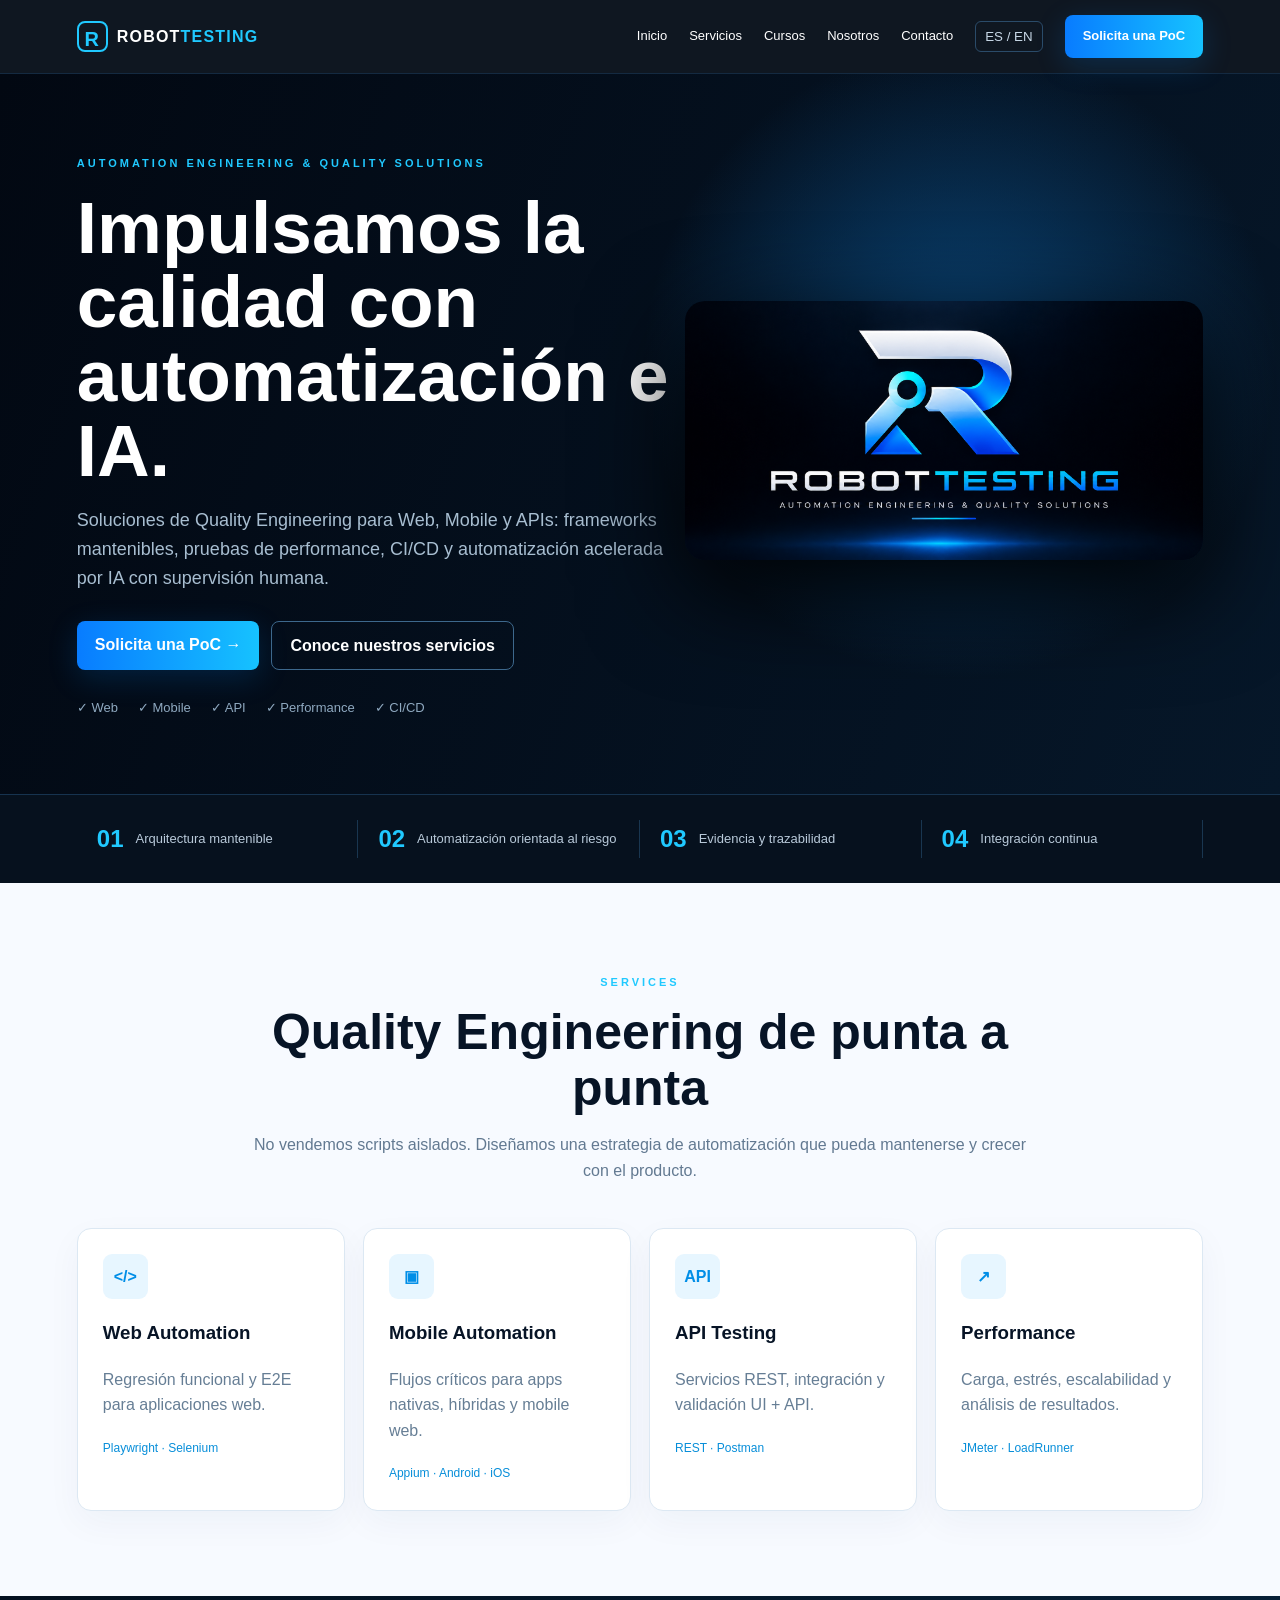
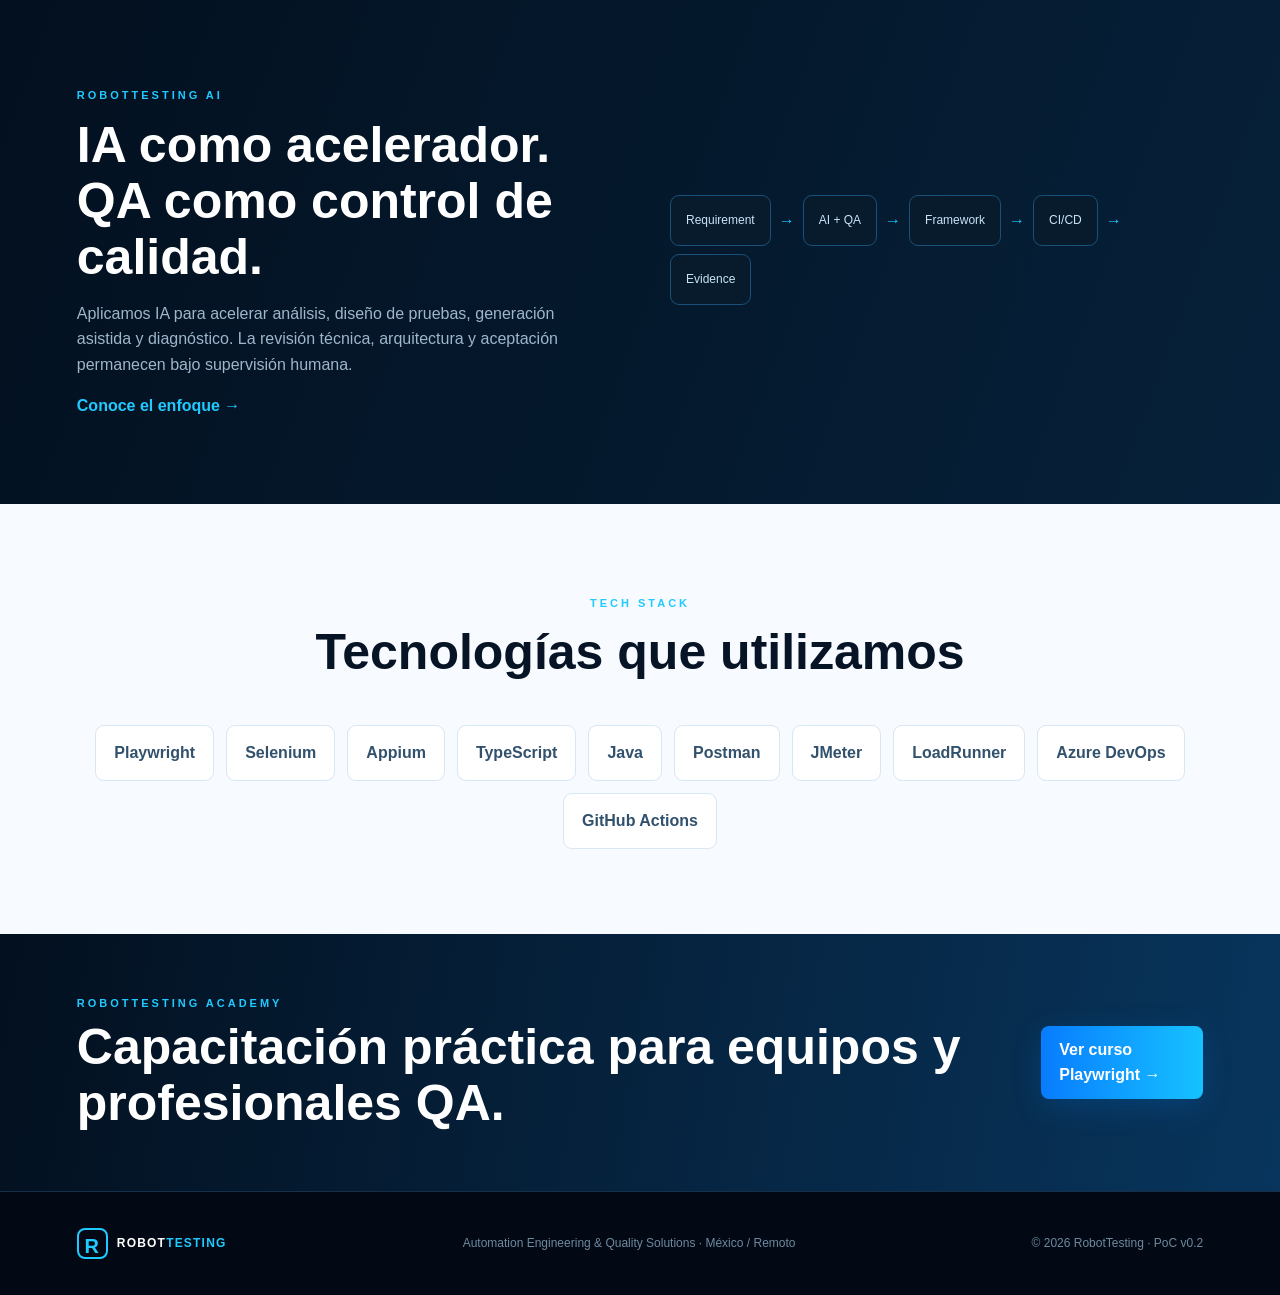
<file: index.html>
<!doctype html><html lang="es"><head><meta charset="utf-8"><meta name="viewport" content="width=device-width,initial-scale=1">
<meta name="description" content="RobotTesting - Automation Engineering & Quality Solutions">
<title>Home | RobotTesting</title><link rel="stylesheet" href="styles.css"></head><body>
<header class="site-header">
  <a class="brand" href="index.html"><span class="mark">R</span><span>ROBOT<b>TESTING</b></span></a>
  <button class="menu" aria-label="Menu">☰</button>
  <nav>
    <a href="index.html" data-es="Inicio" data-en="Home">Inicio</a>
    <a href="services.html" data-es="Servicios" data-en="Services">Servicios</a>
    <a href="academy.html" data-es="Cursos" data-en="Academy">Cursos</a>
    <a href="about.html" data-es="Nosotros" data-en="About">Nosotros</a>
    <a href="contact.html" data-es="Contacto" data-en="Contact">Contacto</a>
    <button class="lang" id="langToggle">ES / EN</button>
    <a class="pill" href="contact.html" data-es="Solicita una PoC" data-en="Request a PoC">Solicita una PoC</a>
  </nav>
</header>
<main>
<section class="hero">
 <div class="hero-copy">
  <span class="kicker">AUTOMATION ENGINEERING & QUALITY SOLUTIONS</span>
  <h1 data-es="Impulsamos la calidad con automatización e IA."
      data-en="We drive quality with automation and AI.">Impulsamos la calidad con automatización e IA.</h1>
  <p data-es="Soluciones de Quality Engineering para Web, Mobile y APIs: frameworks mantenibles, pruebas de performance, CI/CD y automatización acelerada por IA con supervisión humana."
     data-en="Quality Engineering solutions for Web, Mobile and APIs: maintainable frameworks, performance testing, CI/CD, and AI-accelerated automation with human oversight.">Soluciones de Quality Engineering para Web, Mobile y APIs: frameworks mantenibles, pruebas de performance, CI/CD y automatización acelerada por IA con supervisión humana.</p>
  <div class="cta"><a class="button" href="contact.html" data-es="Solicita una PoC →" data-en="Request a PoC →">Solicita una PoC →</a><a class="button ghost" href="services.html" data-es="Conoce nuestros servicios" data-en="Explore our services">Conoce nuestros servicios</a></div>
  <div class="badges"><span>✓ Web</span><span>✓ Mobile</span><span>✓ API</span><span>✓ Performance</span><span>✓ CI/CD</span></div>
 </div>
 <div class="hero-art">
   <img src="assets/robottesting-logo.png" alt="RobotTesting corporate logo">
 </div>
</section>
<section class="trust">
 <div><b>01</b><span data-es="Arquitectura mantenible" data-en="Maintainable architecture">Arquitectura mantenible</span></div>
 <div><b>02</b><span data-es="Automatización orientada al riesgo" data-en="Risk-driven automation">Automatización orientada al riesgo</span></div>
 <div><b>03</b><span data-es="Evidencia y trazabilidad" data-en="Evidence and traceability">Evidencia y trazabilidad</span></div>
 <div><b>04</b><span data-es="Integración continua" data-en="Continuous integration">Integración continua</span></div>
</section>
<section class="section">
 <div class="heading"><span>SERVICES</span><h2 data-es="Quality Engineering de punta a punta" data-en="End-to-end Quality Engineering">Quality Engineering de punta a punta</h2><p data-es="No vendemos scripts aislados. Diseñamos una estrategia de automatización que pueda mantenerse y crecer con el producto." data-en="We do not sell isolated scripts. We design an automation strategy that can be maintained and grow with the product.">No vendemos scripts aislados. Diseñamos una estrategia de automatización que pueda mantenerse y crecer con el producto.</p></div>
 <div class="grid cards">
  <a href="services.html#web"><article><div class="icon">&lt;/&gt;</div><h3>Web Automation</h3><p data-es="Regresión funcional y E2E para aplicaciones web." data-en="Functional regression and E2E automation for web applications.">Regresión funcional y E2E para aplicaciones web.</p><em>Playwright · Selenium</em></article></a>
  <a href="services.html#mobile"><article><div class="icon">▣</div><h3>Mobile Automation</h3><p data-es="Flujos críticos para apps nativas, híbridas y mobile web." data-en="Critical flows for native, hybrid and mobile web applications.">Flujos críticos para apps nativas, híbridas y mobile web.</p><em>Appium · Android · iOS</em></article></a>
  <a href="services.html#api"><article><div class="icon">API</div><h3>API Testing</h3><p data-es="Servicios REST, integración y validación UI + API." data-en="REST services, integration, and UI + API validation.">Servicios REST, integración y validación UI + API.</p><em>REST · Postman</em></article></a>
  <a href="services.html#performance"><article><div class="icon">↗</div><h3>Performance</h3><p data-es="Carga, estrés, escalabilidad y análisis de resultados." data-en="Load, stress, scalability and result analysis.">Carga, estrés, escalabilidad y análisis de resultados.</p><em>JMeter · LoadRunner</em></article></a>
 </div>
</section>
<section class="split dark">
 <div><span class="kicker">ROBOTTESTING AI</span><h2 data-es="IA como acelerador. QA como control de calidad." data-en="AI as an accelerator. QA as the quality control.">IA como acelerador. QA como control de calidad.</h2><p data-es="Aplicamos IA para acelerar análisis, diseño de pruebas, generación asistida y diagnóstico. La revisión técnica, arquitectura y aceptación permanecen bajo supervisión humana." data-en="We use AI to accelerate analysis, test design, assisted generation and diagnosis. Technical review, architecture and acceptance remain under human oversight.">Aplicamos IA para acelerar análisis, diseño de pruebas, generación asistida y diagnóstico. La revisión técnica, arquitectura y aceptación permanecen bajo supervisión humana.</p><a class="text-link" href="services.html#ai" data-es="Conoce el enfoque →" data-en="Explore the approach →">Conoce el enfoque →</a></div>
 <div class="flow"><span>Requirement</span><b>→</b><span>AI + QA</span><b>→</b><span>Framework</span><b>→</b><span>CI/CD</span><b>→</b><span>Evidence</span></div>
</section>
<section class="section">
 <div class="heading"><span>TECH STACK</span><h2 data-es="Tecnologías que utilizamos" data-en="Technologies we use">Tecnologías que utilizamos</h2></div>
 <div class="tech"><span>Playwright</span><span>Selenium</span><span>Appium</span><span>TypeScript</span><span>Java</span><span>Postman</span><span>JMeter</span><span>LoadRunner</span><span>Azure DevOps</span><span>GitHub Actions</span></div>
</section>
<section class="banner"><div><span>ROBOTTESTING ACADEMY</span><h2 data-es="Capacitación práctica para equipos y profesionales QA." data-en="Practical training for QA teams and professionals.">Capacitación práctica para equipos y profesionales QA.</h2></div><a class="button" href="academy.html" data-es="Ver curso Playwright →" data-en="View Playwright course →">Ver curso Playwright →</a></section>
</main>
<footer>
  <div class="brand"><span class="mark">R</span><span>ROBOT<b>TESTING</b></span></div>
  <p data-es="Automation Engineering & Quality Solutions · México / Remoto"
     data-en="Automation Engineering & Quality Solutions · Mexico / Remote">Automation Engineering & Quality Solutions · México / Remoto</p>
  <p>© 2026 RobotTesting · PoC v0.2</p>
</footer>
<script src="script.js"></script>
</body></html>
</file>
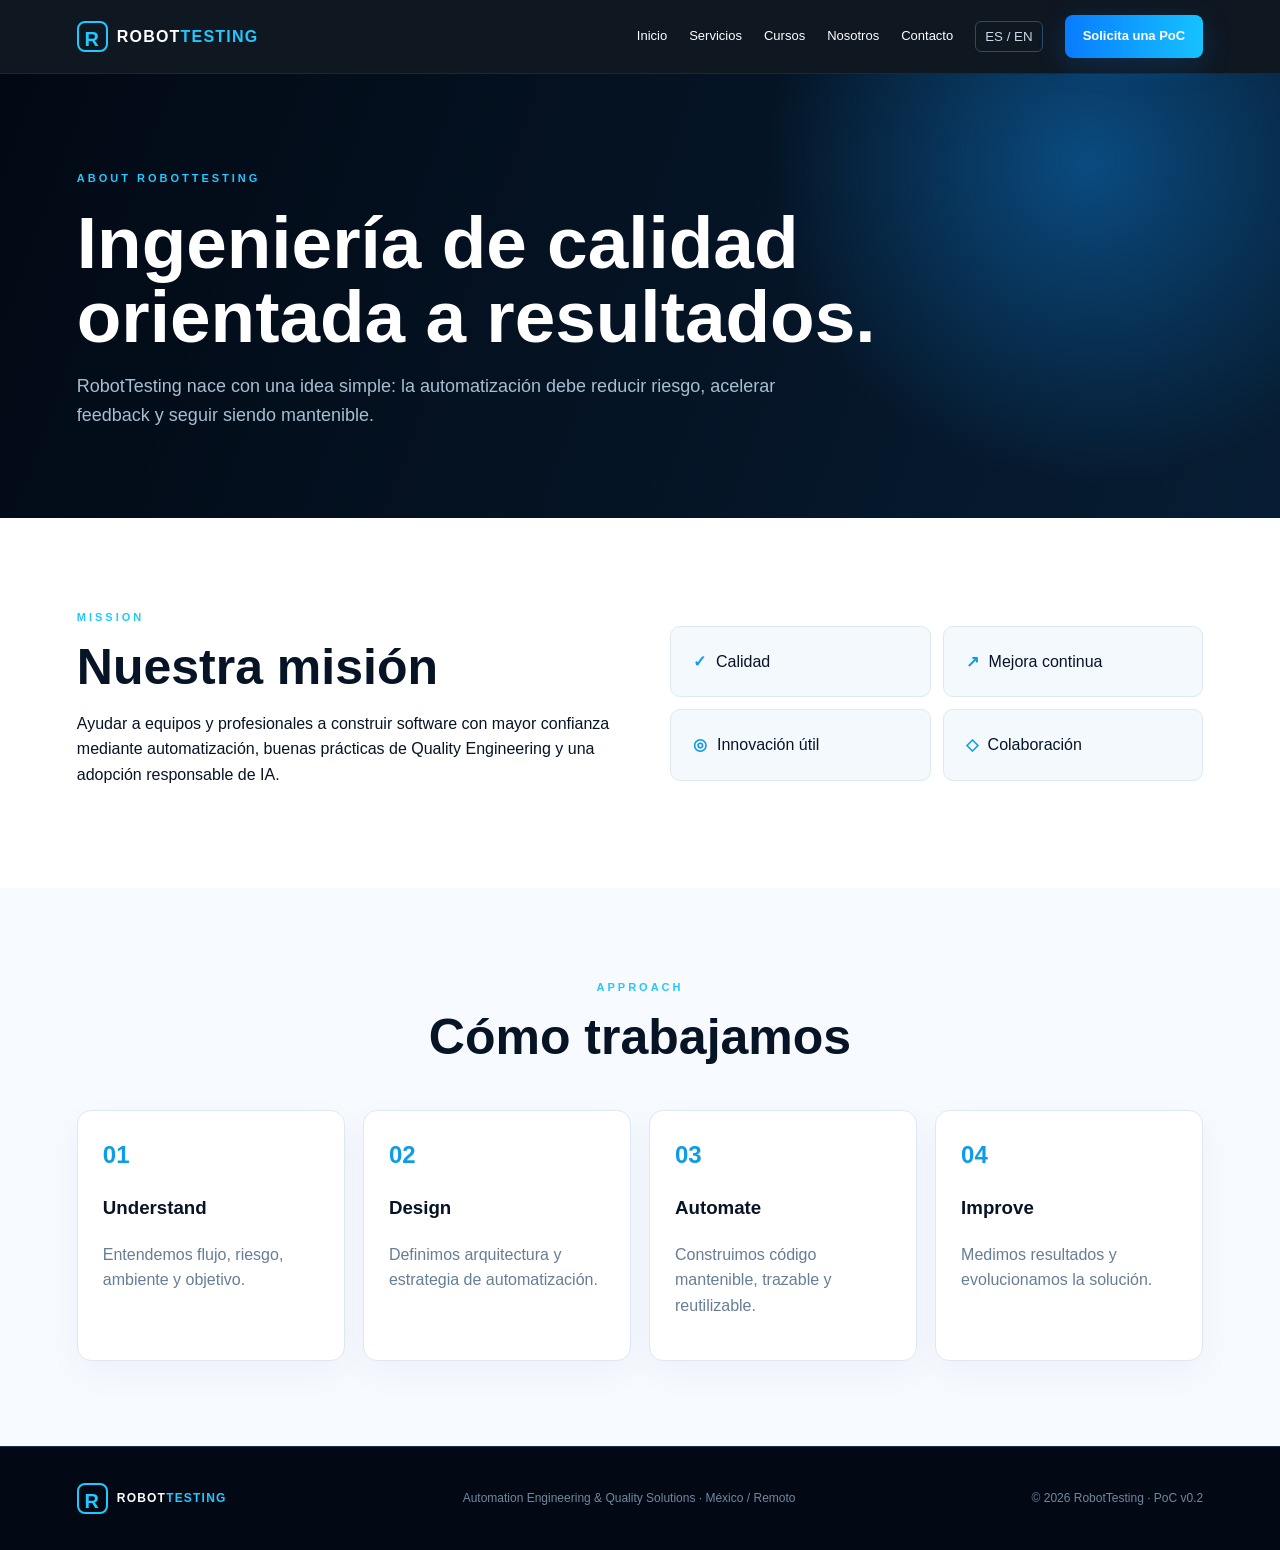
<file: about.html>
<!doctype html><html lang="es"><head><meta charset="utf-8"><meta name="viewport" content="width=device-width,initial-scale=1">
<meta name="description" content="RobotTesting - Automation Engineering & Quality Solutions">
<title>About | RobotTesting</title><link rel="stylesheet" href="styles.css"></head><body>
<header class="site-header">
  <a class="brand" href="index.html"><span class="mark">R</span><span>ROBOT<b>TESTING</b></span></a>
  <button class="menu" aria-label="Menu">☰</button>
  <nav>
    <a href="index.html" data-es="Inicio" data-en="Home">Inicio</a>
    <a href="services.html" data-es="Servicios" data-en="Services">Servicios</a>
    <a href="academy.html" data-es="Cursos" data-en="Academy">Cursos</a>
    <a href="about.html" data-es="Nosotros" data-en="About">Nosotros</a>
    <a href="contact.html" data-es="Contacto" data-en="Contact">Contacto</a>
    <button class="lang" id="langToggle">ES / EN</button>
    <a class="pill" href="contact.html" data-es="Solicita una PoC" data-en="Request a PoC">Solicita una PoC</a>
  </nav>
</header>
<main>
<section class="page-hero"><span class="kicker">ABOUT ROBOTTESTING</span><h1 data-es="Ingeniería de calidad orientada a resultados." data-en="Results-driven quality engineering.">Ingeniería de calidad orientada a resultados.</h1><p data-es="RobotTesting nace con una idea simple: la automatización debe reducir riesgo, acelerar feedback y seguir siendo mantenible." data-en="RobotTesting starts with a simple idea: automation should reduce risk, accelerate feedback and remain maintainable.">RobotTesting nace con una idea simple: la automatización debe reducir riesgo, acelerar feedback y seguir siendo mantenible.</p></section>
<section class="section split light"><div><span class="kicker">MISSION</span><h2 data-es="Nuestra misión" data-en="Our mission">Nuestra misión</h2><p data-es="Ayudar a equipos y profesionales a construir software con mayor confianza mediante automatización, buenas prácticas de Quality Engineering y una adopción responsable de IA." data-en="Help teams and professionals build software with greater confidence through automation, Quality Engineering practices and responsible AI adoption.">Ayudar a equipos y profesionales a construir software con mayor confianza mediante automatización, buenas prácticas de Quality Engineering y una adopción responsable de IA.</p></div><div class="values"><div><b>✓</b><span data-es="Calidad" data-en="Quality">Calidad</span></div><div><b>↗</b><span data-es="Mejora continua" data-en="Continuous improvement">Mejora continua</span></div><div><b>◎</b><span data-es="Innovación útil" data-en="Useful innovation">Innovación útil</span></div><div><b>◇</b><span data-es="Colaboración" data-en="Collaboration">Colaboración</span></div></div></section>
<section class="section"><div class="heading"><span>APPROACH</span><h2 data-es="Cómo trabajamos" data-en="How we work">Cómo trabajamos</h2></div><div class="grid process"><article><b>01</b><h3>Understand</h3><p data-es="Entendemos flujo, riesgo, ambiente y objetivo." data-en="We understand the flow, risk, environment and objective.">Entendemos flujo, riesgo, ambiente y objetivo.</p></article><article><b>02</b><h3>Design</h3><p data-es="Definimos arquitectura y estrategia de automatización." data-en="We define automation architecture and strategy.">Definimos arquitectura y estrategia de automatización.</p></article><article><b>03</b><h3>Automate</h3><p data-es="Construimos código mantenible, trazable y reutilizable." data-en="We build maintainable, traceable and reusable code.">Construimos código mantenible, trazable y reutilizable.</p></article><article><b>04</b><h3>Improve</h3><p data-es="Medimos resultados y evolucionamos la solución." data-en="We measure results and evolve the solution.">Medimos resultados y evolucionamos la solución.</p></article></div></section>
</main>
<footer>
  <div class="brand"><span class="mark">R</span><span>ROBOT<b>TESTING</b></span></div>
  <p data-es="Automation Engineering & Quality Solutions · México / Remoto"
     data-en="Automation Engineering & Quality Solutions · Mexico / Remote">Automation Engineering & Quality Solutions · México / Remoto</p>
  <p>© 2026 RobotTesting · PoC v0.2</p>
</footer>
<script src="script.js"></script>
</body></html>
</file>
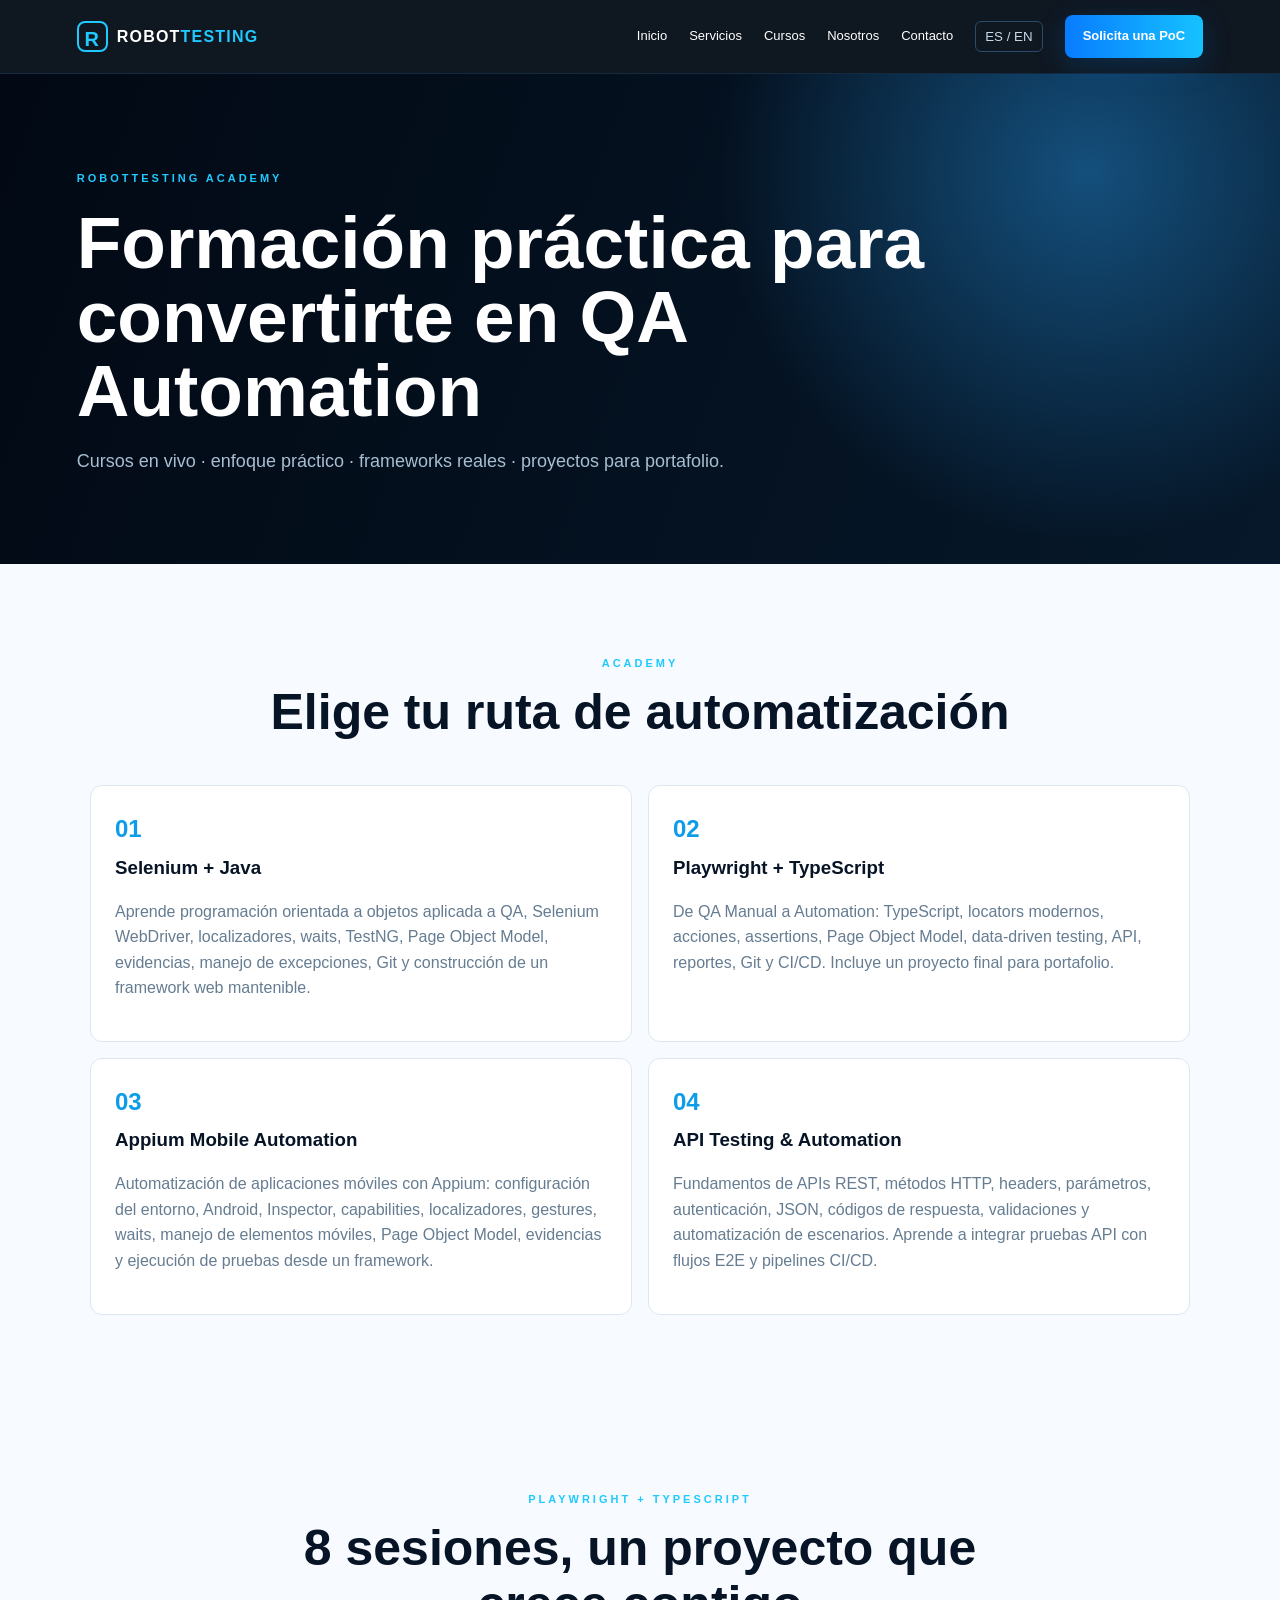
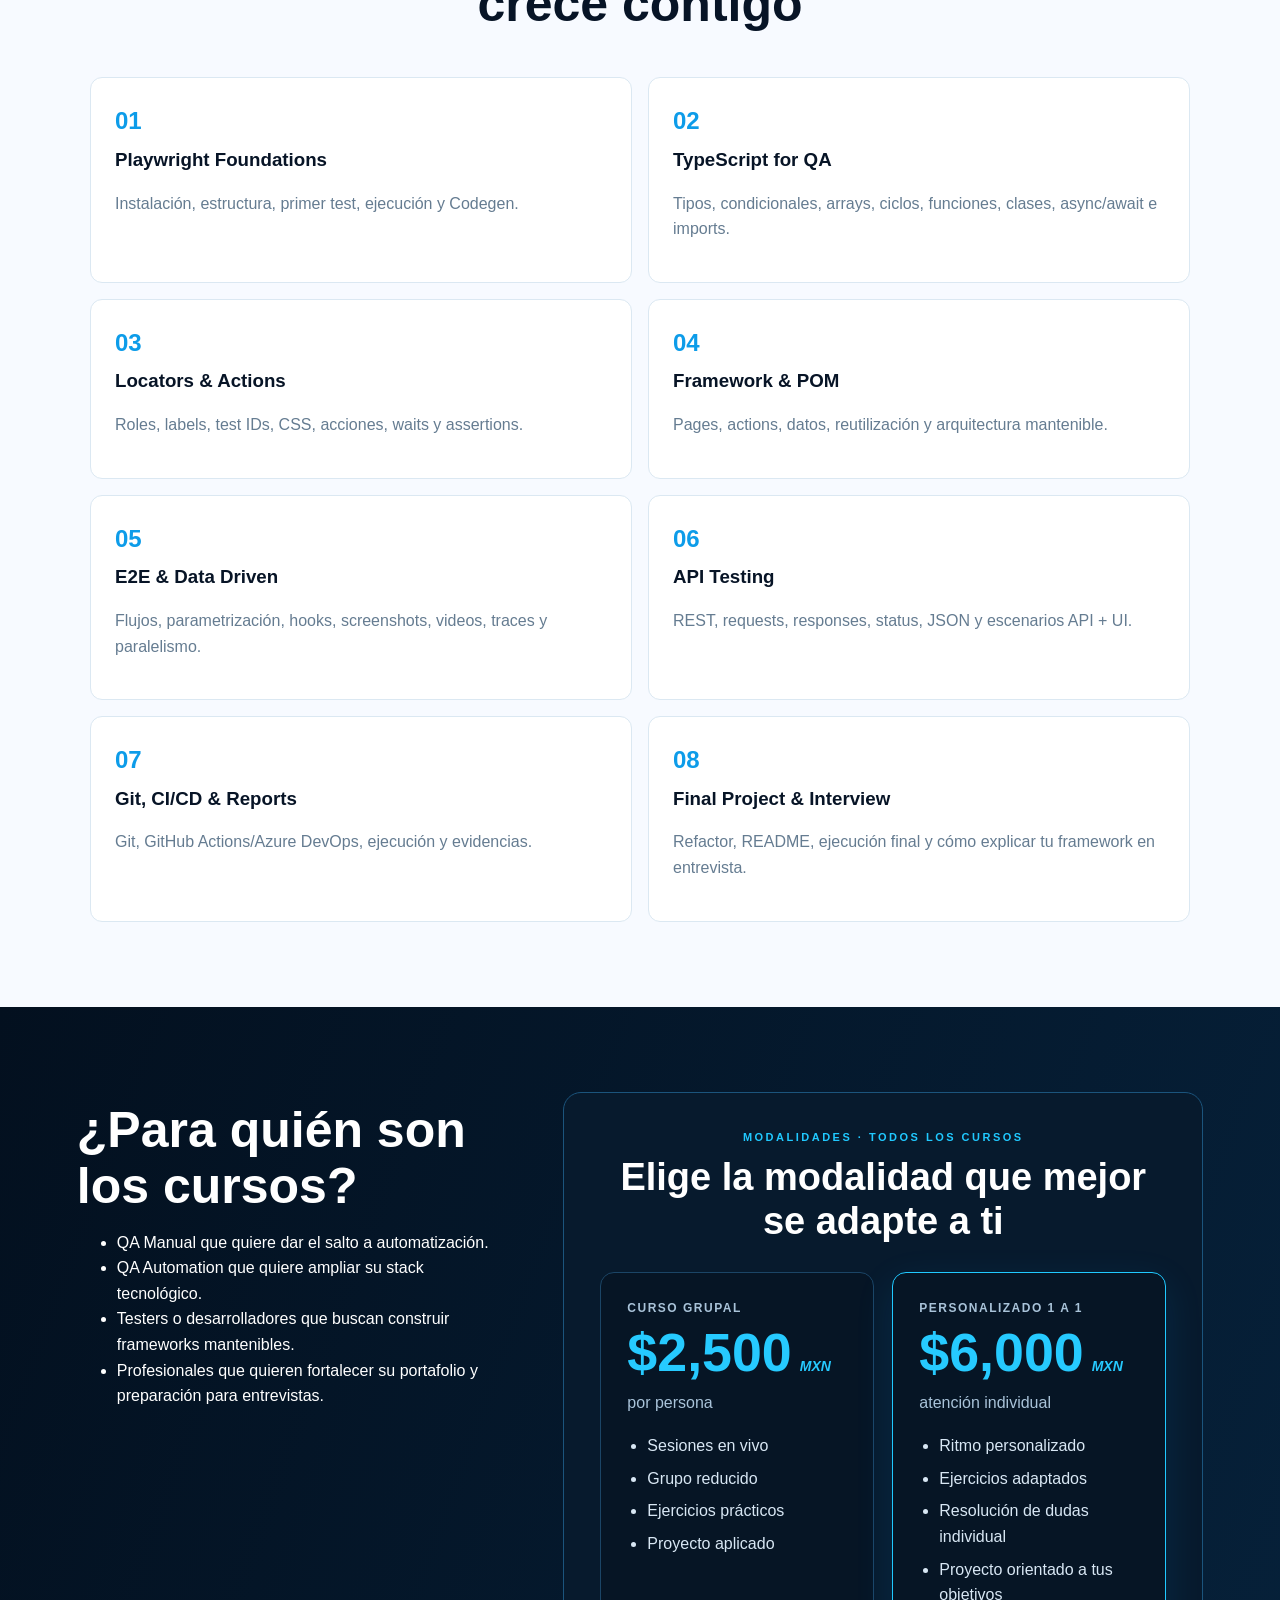
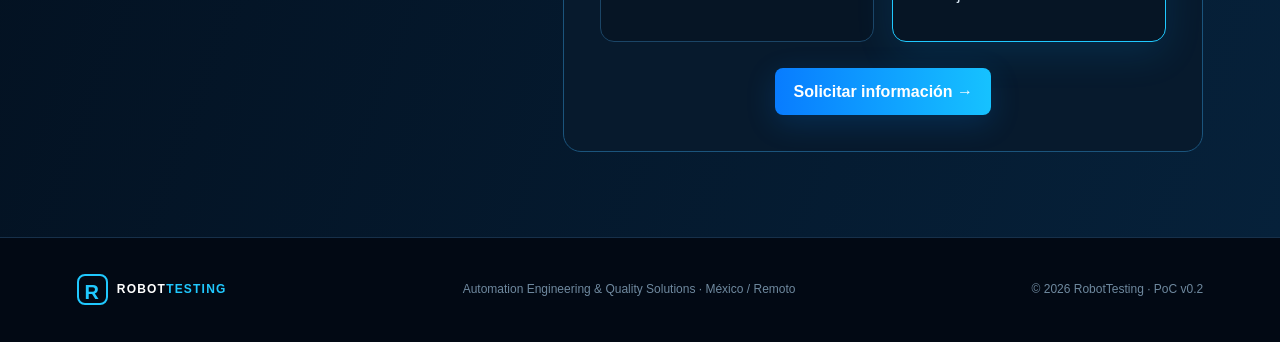
<file: academy.html>
<!doctype html><html lang="es"><head><meta charset="utf-8"><meta name="viewport" content="width=device-width,initial-scale=1">
<meta name="description" content="RobotTesting - Automation Engineering & Quality Solutions">
<title>Academy | RobotTesting</title><link rel="stylesheet" href="styles.css"></head><body>
<header class="site-header">
  <a class="brand" href="index.html"><span class="mark">R</span><span>ROBOT<b>TESTING</b></span></a>
  <button class="menu" aria-label="Menu">☰</button>
  <nav>
    <a href="index.html" data-es="Inicio" data-en="Home">Inicio</a>
    <a href="services.html" data-es="Servicios" data-en="Services">Servicios</a>
    <a href="academy.html" data-es="Cursos" data-en="Academy">Cursos</a>
    <a href="about.html" data-es="Nosotros" data-en="About">Nosotros</a>
    <a href="contact.html" data-es="Contacto" data-en="Contact">Contacto</a>
    <button class="lang" id="langToggle">ES / EN</button>
    <a class="pill" href="contact.html" data-es="Solicita una PoC" data-en="Request a PoC">Solicita una PoC</a>
  </nav>
</header>
<main>
<section class="page-hero academy-hero">
  <span class="kicker">ROBOTTESTING ACADEMY</span>
  <h1 data-es="Formación práctica para convertirte en QA Automation" data-en="Hands-on training to become a QA Automation Engineer">Formación práctica para convertirte en QA Automation</h1>
  <p data-es="Cursos en vivo · enfoque práctico · frameworks reales · proyectos para portafolio." data-en="Live courses · hands-on approach · real-world frameworks · portfolio projects.">Cursos en vivo · enfoque práctico · frameworks reales · proyectos para portafolio.</p>
</section>

<section class="section">
  <div class="heading"><span>ACADEMY</span><h2 data-es="Elige tu ruta de automatización" data-en="Choose your automation path">Elige tu ruta de automatización</h2></div>
  <div class="timeline">
    <article><b>01</b><h3>Selenium + Java</h3><p data-es="Aprende programación orientada a objetos aplicada a QA, Selenium WebDriver, localizadores, waits, TestNG, Page Object Model, evidencias, manejo de excepciones, Git y construcción de un framework web mantenible." data-en="Learn object-oriented programming for QA, Selenium WebDriver, locators, waits, TestNG, Page Object Model, evidence, exception handling, Git and how to build a maintainable web automation framework.">Aprende programación orientada a objetos aplicada a QA, Selenium WebDriver, localizadores, waits, TestNG, Page Object Model, evidencias, manejo de excepciones, Git y construcción de un framework web mantenible.</p></article>
    <article><b>02</b><h3>Playwright + TypeScript</h3><p data-es="De QA Manual a Automation: TypeScript, locators modernos, acciones, assertions, Page Object Model, data-driven testing, API, reportes, Git y CI/CD. Incluye un proyecto final para portafolio." data-en="From Manual QA to Automation: TypeScript, modern locators, actions, assertions, Page Object Model, data-driven testing, API, reporting, Git and CI/CD. Includes a final portfolio project.">De QA Manual a Automation: TypeScript, locators modernos, acciones, assertions, Page Object Model, data-driven testing, API, reportes, Git y CI/CD. Incluye un proyecto final para portafolio.</p></article>
    <article><b>03</b><h3>Appium Mobile Automation</h3><p data-es="Automatización de aplicaciones móviles con Appium: configuración del entorno, Android, Inspector, capabilities, localizadores, gestures, waits, manejo de elementos móviles, Page Object Model, evidencias y ejecución de pruebas desde un framework." data-en="Mobile application automation with Appium: environment setup, Android, Inspector, capabilities, locators, gestures, waits, mobile element handling, Page Object Model, evidence and test execution from a framework.">Automatización de aplicaciones móviles con Appium: configuración del entorno, Android, Inspector, capabilities, localizadores, gestures, waits, manejo de elementos móviles, Page Object Model, evidencias y ejecución de pruebas desde un framework.</p></article>
    <article><b>04</b><h3>API Testing & Automation</h3><p data-es="Fundamentos de APIs REST, métodos HTTP, headers, parámetros, autenticación, JSON, códigos de respuesta, validaciones y automatización de escenarios. Aprende a integrar pruebas API con flujos E2E y pipelines CI/CD." data-en="REST API fundamentals, HTTP methods, headers, parameters, authentication, JSON, response codes, validations and scenario automation. Learn to integrate API tests with E2E flows and CI/CD pipelines.">Fundamentos de APIs REST, métodos HTTP, headers, parámetros, autenticación, JSON, códigos de respuesta, validaciones y automatización de escenarios. Aprende a integrar pruebas API con flujos E2E y pipelines CI/CD.</p></article>
  </div>
</section>

<section class="section">
  <div class="heading"><span>PLAYWRIGHT + TYPESCRIPT</span><h2 data-es="8 sesiones, un proyecto que crece contigo" data-en="8 sessions, one project that grows with you">8 sesiones, un proyecto que crece contigo</h2></div>
  <div class="timeline">
    <article><b>01</b><h3>Playwright Foundations</h3><p data-es="Instalación, estructura, primer test, ejecución y Codegen." data-en="Installation, structure, first test, execution and Codegen.">Instalación, estructura, primer test, ejecución y Codegen.</p></article>
    <article><b>02</b><h3>TypeScript for QA</h3><p data-es="Tipos, condicionales, arrays, ciclos, funciones, clases, async/await e imports." data-en="Types, conditionals, arrays, loops, functions, classes, async/await and imports.">Tipos, condicionales, arrays, ciclos, funciones, clases, async/await e imports.</p></article>
    <article><b>03</b><h3>Locators & Actions</h3><p data-es="Roles, labels, test IDs, CSS, acciones, waits y assertions." data-en="Roles, labels, test IDs, CSS, actions, waits and assertions.">Roles, labels, test IDs, CSS, acciones, waits y assertions.</p></article>
    <article><b>04</b><h3>Framework & POM</h3><p data-es="Pages, actions, datos, reutilización y arquitectura mantenible." data-en="Pages, actions, data, reuse and maintainable architecture.">Pages, actions, datos, reutilización y arquitectura mantenible.</p></article>
    <article><b>05</b><h3>E2E & Data Driven</h3><p data-es="Flujos, parametrización, hooks, screenshots, videos, traces y paralelismo." data-en="Flows, parametrization, hooks, screenshots, videos, traces and parallel execution.">Flujos, parametrización, hooks, screenshots, videos, traces y paralelismo.</p></article>
    <article><b>06</b><h3>API Testing</h3><p data-es="REST, requests, responses, status, JSON y escenarios API + UI." data-en="REST, requests, responses, status, JSON and API + UI scenarios.">REST, requests, responses, status, JSON y escenarios API + UI.</p></article>
    <article><b>07</b><h3>Git, CI/CD & Reports</h3><p data-es="Git, GitHub Actions/Azure DevOps, ejecución y evidencias." data-en="Git, GitHub Actions/Azure DevOps, execution and evidence.">Git, GitHub Actions/Azure DevOps, ejecución y evidencias.</p></article>
    <article><b>08</b><h3>Final Project & Interview</h3><p data-es="Refactor, README, ejecución final y cómo explicar tu framework en entrevista." data-en="Refactor, README, final execution and how to explain your framework in an interview.">Refactor, README, ejecución final y cómo explicar tu framework en entrevista.</p></article>
  </div>
</section>

<section class="split dark">
  <div><h2 data-es="¿Para quién son los cursos?" data-en="Who are the courses for?">¿Para quién son los cursos?</h2><ul><li data-es="QA Manual que quiere dar el salto a automatización." data-en="Manual QA professionals moving into automation.">QA Manual que quiere dar el salto a automatización.</li><li data-es="QA Automation que quiere ampliar su stack tecnológico." data-en="QA Automation engineers who want to expand their technology stack.">QA Automation que quiere ampliar su stack tecnológico.</li><li data-es="Testers o desarrolladores que buscan construir frameworks mantenibles." data-en="Testers or developers who want to build maintainable frameworks.">Testers o desarrolladores que buscan construir frameworks mantenibles.</li><li data-es="Profesionales que quieren fortalecer su portafolio y preparación para entrevistas." data-en="Professionals who want to strengthen their portfolio and interview readiness.">Profesionales que quieren fortalecer su portafolio y preparación para entrevistas.</li></ul></div>
  <div class="course-pricing">
  <small class="pricing-kicker" data-es="MODALIDADES · TODOS LOS CURSOS" data-en="OPTIONS · ALL COURSES">MODALIDADES · TODOS LOS CURSOS</small>
  <h2 data-es="Elige la modalidad que mejor se adapte a ti" data-en="Choose the option that works best for you">Elige la modalidad que mejor se adapte a ti</h2>
  <div class="pricing-options">
    <article class="pricing-card">
      <span class="pricing-label" data-es="CURSO GRUPAL" data-en="GROUP COURSE">CURSO GRUPAL</span>
      <div class="pricing-amount"><strong>$2,500</strong><i>MXN</i></div>
      <p data-es="por persona" data-en="per person">por persona</p>
      <ul>
        <li data-es="Sesiones en vivo" data-en="Live sessions">Sesiones en vivo</li>
        <li data-es="Grupo reducido" data-en="Small group">Grupo reducido</li>
        <li data-es="Ejercicios prácticos" data-en="Hands-on exercises">Ejercicios prácticos</li>
        <li data-es="Proyecto aplicado" data-en="Applied project">Proyecto aplicado</li>
      </ul>
    </article>
    <article class="pricing-card featured">
      <span class="pricing-label" data-es="PERSONALIZADO 1 A 1" data-en="PERSONALIZED 1-ON-1">PERSONALIZADO 1 A 1</span>
      <div class="pricing-amount"><strong>$6,000</strong><i>MXN</i></div>
      <p data-es="atención individual" data-en="individual coaching">atención individual</p>
      <ul>
        <li data-es="Ritmo personalizado" data-en="Personalized pace">Ritmo personalizado</li>
        <li data-es="Ejercicios adaptados" data-en="Tailored exercises">Ejercicios adaptados</li>
        <li data-es="Resolución de dudas individual" data-en="Individual Q&amp;A support">Resolución de dudas individual</li>
        <li data-es="Proyecto orientado a tus objetivos" data-en="Project aligned to your goals">Proyecto orientado a tus objetivos</li>
      </ul>
    </article>
  </div>
  <a class="button pricing-cta" href="contact.html" data-es="Solicitar información →" data-en="Request information →">Solicitar información →</a>
</div>
</section>
</main>
<footer>
  <div class="brand"><span class="mark">R</span><span>ROBOT<b>TESTING</b></span></div>
  <p data-es="Automation Engineering & Quality Solutions · México / Remoto"
     data-en="Automation Engineering & Quality Solutions · Mexico / Remote">Automation Engineering & Quality Solutions · México / Remoto</p>
  <p>© 2026 RobotTesting · PoC v0.2</p>
</footer>
<script src="script.js"></script>
</body></html>
</file>
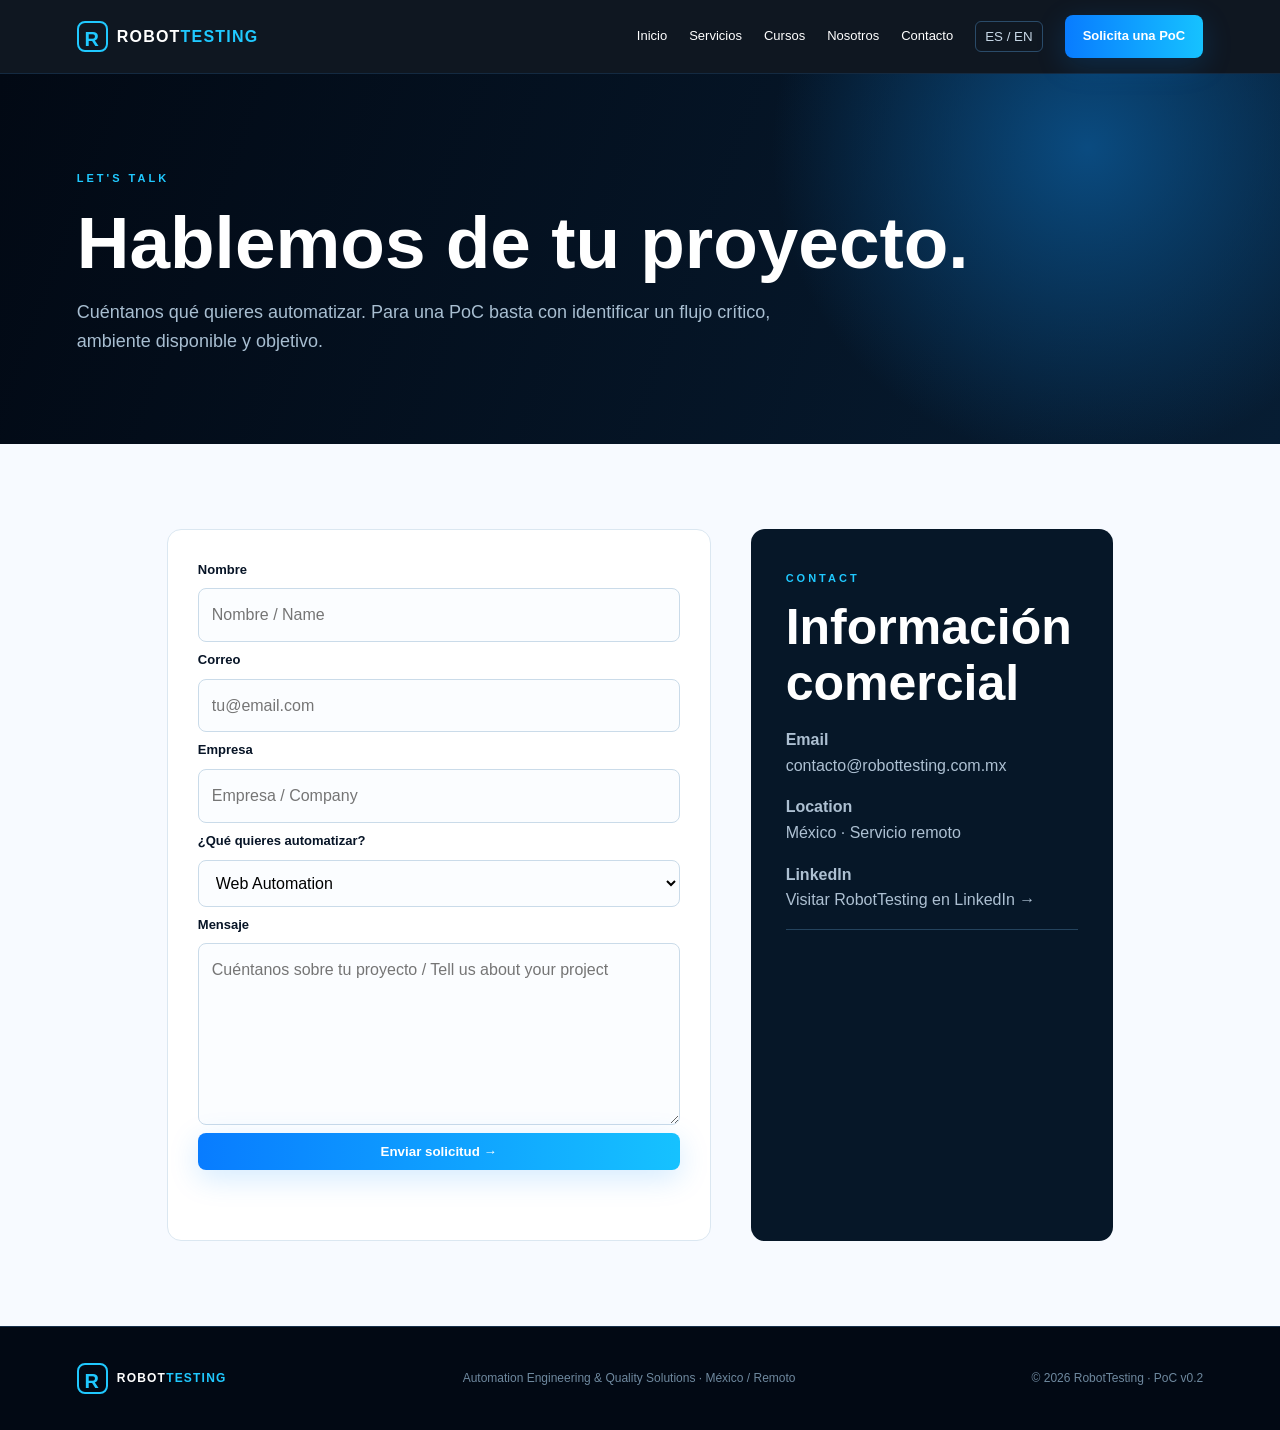
<file: contact.html>
<!doctype html><html lang="es"><head><meta charset="utf-8"><meta name="viewport" content="width=device-width,initial-scale=1">
<meta name="description" content="RobotTesting - Automation Engineering & Quality Solutions">
<title>Contact | RobotTesting</title><link rel="stylesheet" href="styles.css"></head><body>
<header class="site-header">
  <a class="brand" href="index.html"><span class="mark">R</span><span>ROBOT<b>TESTING</b></span></a>
  <button class="menu" aria-label="Menu">☰</button>
  <nav>
    <a href="index.html" data-es="Inicio" data-en="Home">Inicio</a>
    <a href="services.html" data-es="Servicios" data-en="Services">Servicios</a>
    <a href="academy.html" data-es="Cursos" data-en="Academy">Cursos</a>
    <a href="about.html" data-es="Nosotros" data-en="About">Nosotros</a>
    <a href="contact.html" data-es="Contacto" data-en="Contact">Contacto</a>
    <button class="lang" id="langToggle">ES / EN</button>
    <a class="pill" href="contact.html" data-es="Solicita una PoC" data-en="Request a PoC">Solicita una PoC</a>
  </nav>
</header>
<main>
<section class="page-hero"><span class="kicker">LET'S TALK</span><h1 data-es="Hablemos de tu proyecto." data-en="Let's talk about your project.">Hablemos de tu proyecto.</h1><p data-es="Cuéntanos qué quieres automatizar. Para una PoC basta con identificar un flujo crítico, ambiente disponible y objetivo." data-en="Tell us what you want to automate. For a PoC, we only need a critical flow, an available environment and an objective.">Cuéntanos qué quieres automatizar.</p></section>
<section class="section contact-grid">
 <form id="contactForm">
   <label for="name" data-es="Nombre" data-en="Name">Nombre</label><input id="name" name="name" required placeholder="Nombre / Name">
   <label for="email" data-es="Correo" data-en="Email">Correo</label><input id="email" name="email" required type="email" placeholder="tu@email.com">
   <label for="company" data-es="Empresa" data-en="Company">Empresa</label><input id="company" name="company" placeholder="Empresa / Company">
   <label for="service" data-es="¿Qué quieres automatizar?" data-en="What do you want to automate?">¿Qué quieres automatizar?</label><select id="service" name="service" required><option>Web Automation</option><option>Mobile Automation</option><option>API Testing</option><option>Performance Testing</option><option>Automation Assessment / PoC</option><option>Training / Academy</option></select>
   <label for="message" data-es="Mensaje" data-en="Message">Mensaje</label><textarea id="message" name="message" rows="6" required placeholder="Cuéntanos sobre tu proyecto / Tell us about your project"></textarea>
   <button id="submitButton" type="submit" class="button" data-es="Enviar solicitud →" data-en="Send request →">Enviar solicitud →</button>
   <p id="formStatus" role="status" aria-live="polite"></p>
  </form>
 <aside class="contact-card"><span class="kicker">CONTACT</span><h2 data-es="Información comercial" data-en="Business information">Información comercial</h2><p><b>Email</b><br>contacto@robottesting.com.mx</p><p><b>Location</b><br><span data-es="México · Servicio remoto" data-en="Mexico · Remote service">México · Servicio remoto</span></p><p><b>LinkedIn</b><br><a href="https://www.linkedin.com/company/robottesting"
   target="_blank"
   rel="noopener noreferrer"
   data-es="Visitar RobotTesting en LinkedIn →"
   data-en="Visit RobotTesting on LinkedIn →">    
</a></span></p><hr></aside>
</section>
</main>
<footer>
  <div class="brand"><span class="mark">R</span><span>ROBOT<b>TESTING</b></span></div>
  <p data-es="Automation Engineering & Quality Solutions · México / Remoto"
     data-en="Automation Engineering & Quality Solutions · Mexico / Remote">Automation Engineering & Quality Solutions · México / Remoto</p>
  <p>© 2026 RobotTesting · PoC v0.2</p>
</footer>
<script src="script.js"></script>
<script>
const contactForm = document.getElementById('contactForm');
if (contactForm) {
  contactForm.addEventListener('submit', async (event) => {
    event.preventDefault();
    const button = document.getElementById('submitButton');
    const status = document.getElementById('formStatus');
    const isSpanish = document.documentElement.lang !== 'en';
    button.disabled = true;
    status.textContent = isSpanish ? 'Enviando solicitud…' : 'Sending request…';
    try {
      const response = await fetch('https://formspree.io/f/xkjogwly', {
        method: 'POST', body: new FormData(contactForm), headers: {'Accept':'application/json'}
      });
      if (response.ok) {
        status.textContent = isSpanish ? '✓ Solicitud enviada correctamente. Nos pondremos en contacto contigo pronto.' : '✓ Request sent successfully. We will contact you shortly.';
        contactForm.reset();
      } else {
        status.textContent = isSpanish ? 'No fue posible enviar la solicitud. Inténtalo nuevamente.' : 'We could not send your request. Please try again.';
      }
    } catch (error) {
      console.error('Formspree submission error:', error);
      status.textContent = isSpanish ? 'Ocurrió un error de conexión. Inténtalo nuevamente.' : 'A connection error occurred. Please try again.';
    } finally { button.disabled = false; }
  });
}
</script>
</body></html>
</file>
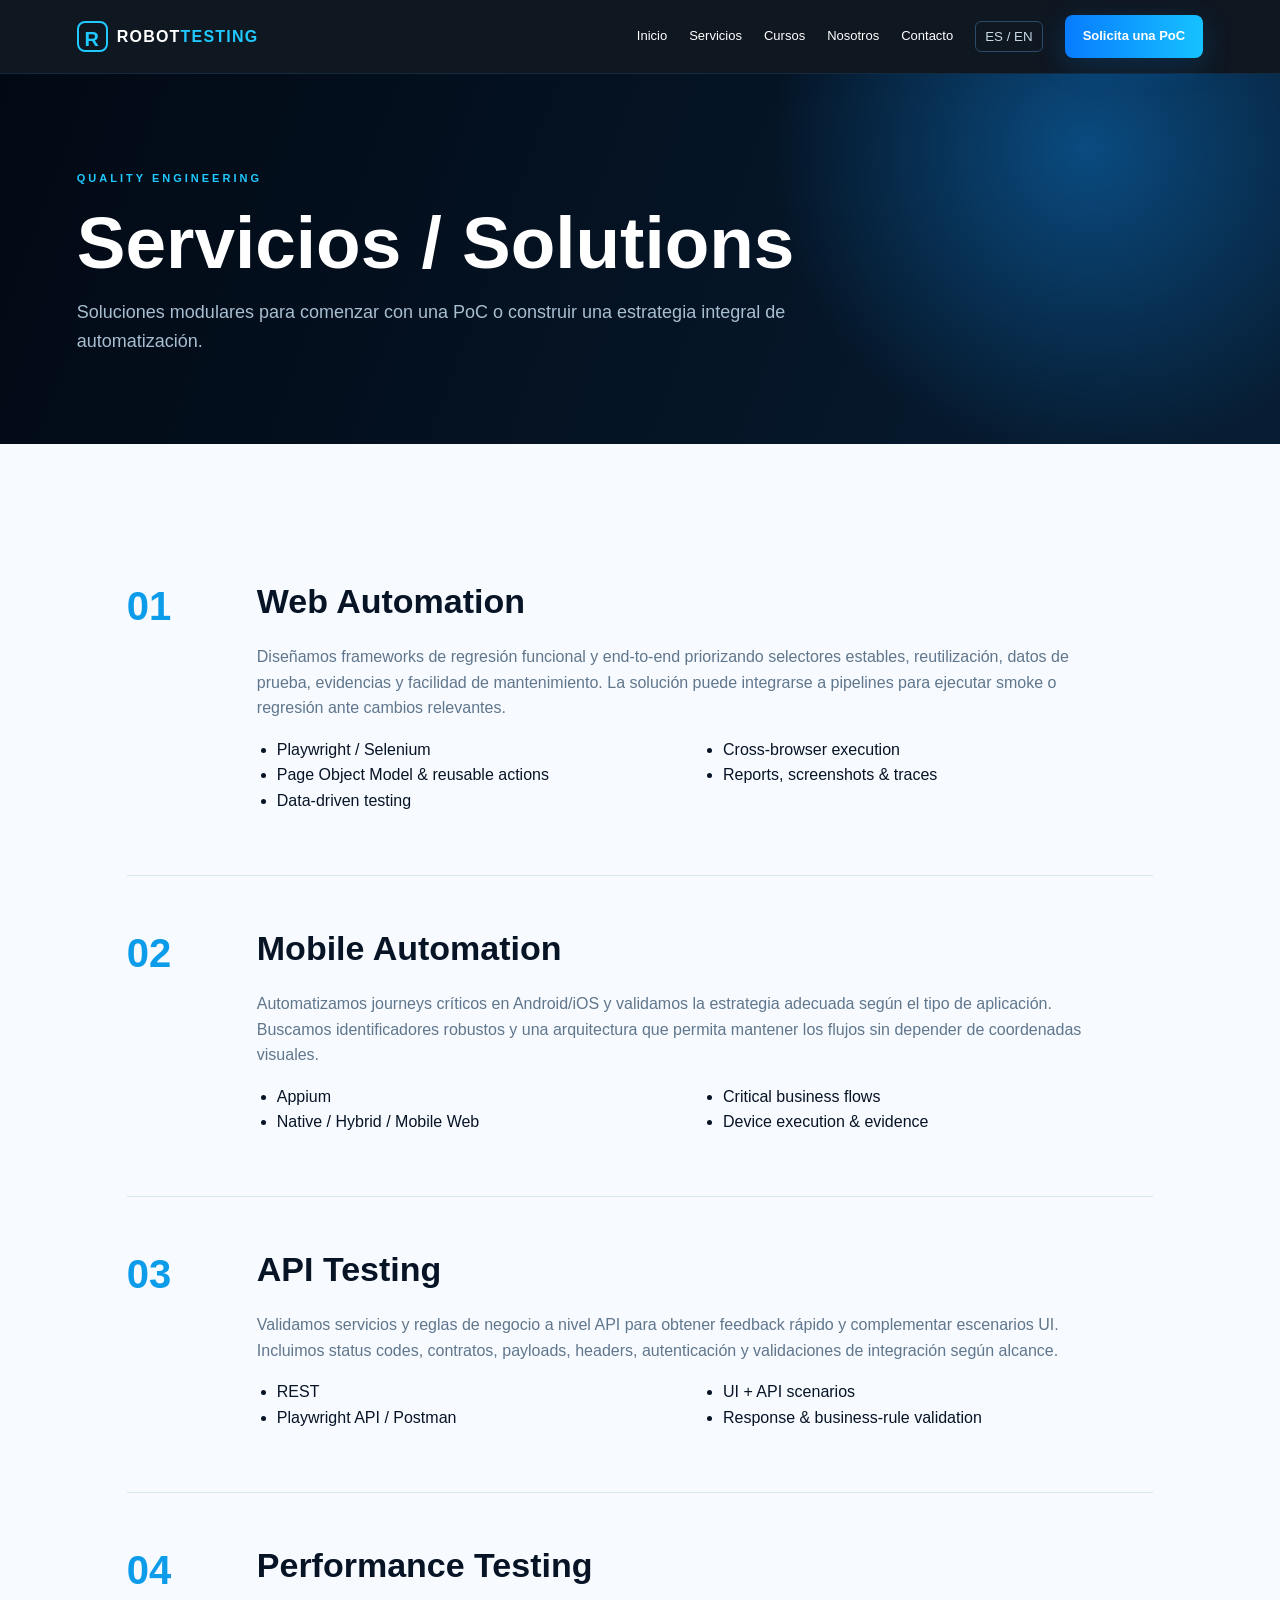
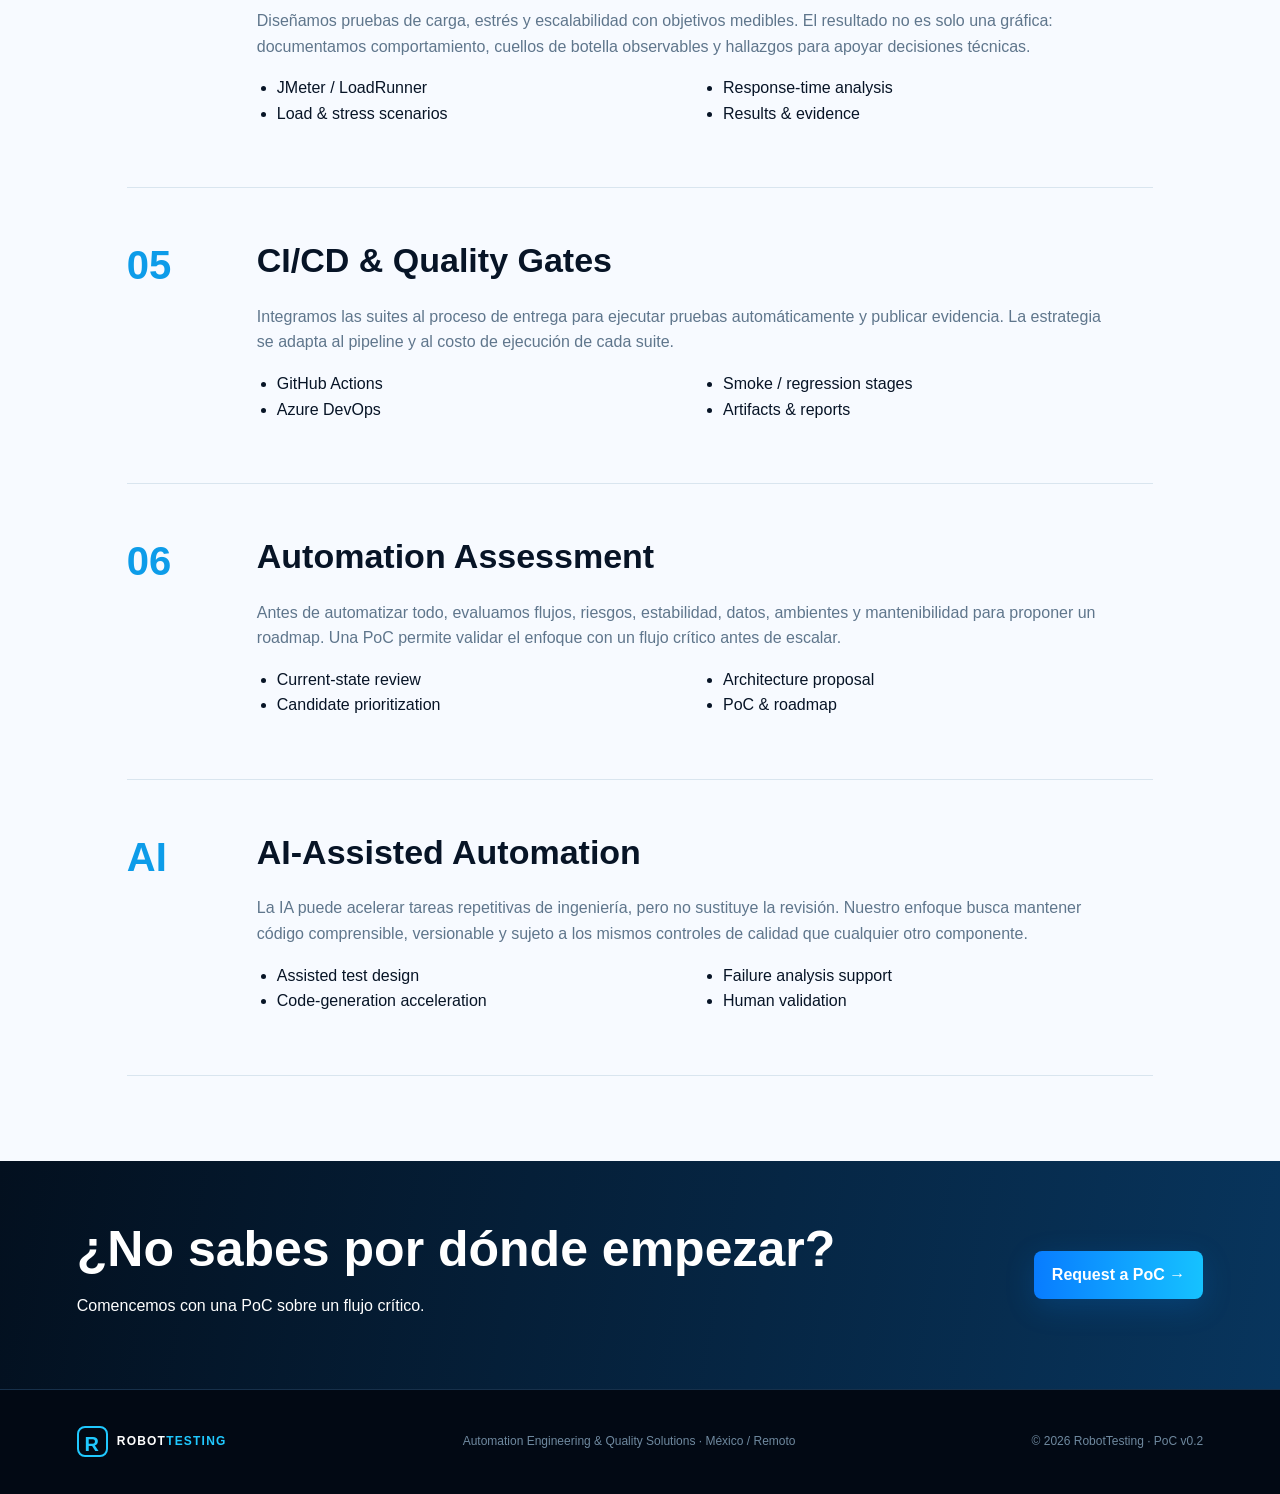
<file: services.html>
<!doctype html><html lang="es"><head><meta charset="utf-8"><meta name="viewport" content="width=device-width,initial-scale=1">
<meta name="description" content="RobotTesting - Automation Engineering & Quality Solutions">
<title>Services | RobotTesting</title><link rel="stylesheet" href="styles.css"></head><body>
<header class="site-header">
  <a class="brand" href="index.html"><span class="mark">R</span><span>ROBOT<b>TESTING</b></span></a>
  <button class="menu" aria-label="Menu">☰</button>
  <nav>
    <a href="index.html" data-es="Inicio" data-en="Home">Inicio</a>
    <a href="services.html" data-es="Servicios" data-en="Services">Servicios</a>
    <a href="academy.html" data-es="Cursos" data-en="Academy">Cursos</a>
    <a href="about.html" data-es="Nosotros" data-en="About">Nosotros</a>
    <a href="contact.html" data-es="Contacto" data-en="Contact">Contacto</a>
    <button class="lang" id="langToggle">ES / EN</button>
    <a class="pill" href="contact.html" data-es="Solicita una PoC" data-en="Request a PoC">Solicita una PoC</a>
  </nav>
</header>
<main>
<section class="page-hero"><span class="kicker">QUALITY ENGINEERING</span><h1 data-es="Servicios / Solutions" data-en="Services / Solutions">Servicios / Solutions</h1><p data-es="Soluciones modulares para comenzar con una PoC o construir una estrategia integral de automatización." data-en="Modular solutions to start with a PoC or build a complete automation strategy.">Soluciones modulares para comenzar con una PoC o construir una estrategia integral de automatización.</p></section>
<section class="section service-list">
 <article id="web"><div class="service-no">01</div><div><h2>Web Automation</h2><p data-es="Diseñamos frameworks de regresión funcional y end-to-end priorizando selectores estables, reutilización, datos de prueba, evidencias y facilidad de mantenimiento. La solución puede integrarse a pipelines para ejecutar smoke o regresión ante cambios relevantes." data-en="We design functional regression and end-to-end frameworks prioritizing stable selectors, reuse, test data, evidence and maintainability. The solution can be integrated into pipelines to run smoke or regression suites on relevant changes.">Diseñamos frameworks de regresión funcional y end-to-end priorizando selectores estables, reutilización, datos de prueba, evidencias y facilidad de mantenimiento.</p><ul><li>Playwright / Selenium</li><li>Page Object Model & reusable actions</li><li>Data-driven testing</li><li>Cross-browser execution</li><li>Reports, screenshots & traces</li></ul></div></article>
 <article id="mobile"><div class="service-no">02</div><div><h2>Mobile Automation</h2><p data-es="Automatizamos journeys críticos en Android/iOS y validamos la estrategia adecuada según el tipo de aplicación. Buscamos identificadores robustos y una arquitectura que permita mantener los flujos sin depender de coordenadas visuales." data-en="We automate critical Android/iOS journeys and select the right strategy based on the application type. We prioritize robust identifiers and an architecture that avoids fragile coordinate-based automation.">Automatizamos journeys críticos en Android/iOS y validamos la estrategia adecuada según el tipo de aplicación.</p><ul><li>Appium</li><li>Native / Hybrid / Mobile Web</li><li>Critical business flows</li><li>Device execution & evidence</li></ul></div></article>
 <article id="api"><div class="service-no">03</div><div><h2>API Testing</h2><p data-es="Validamos servicios y reglas de negocio a nivel API para obtener feedback rápido y complementar escenarios UI. Incluimos status codes, contratos, payloads, headers, autenticación y validaciones de integración según alcance." data-en="We validate services and business rules at API level for faster feedback and to complement UI scenarios. Scope can include status codes, contracts, payloads, headers, authentication and integration validations.">Validamos servicios y reglas de negocio a nivel API para obtener feedback rápido y complementar escenarios UI.</p><ul><li>REST</li><li>Playwright API / Postman</li><li>UI + API scenarios</li><li>Response & business-rule validation</li></ul></div></article>
 <article id="performance"><div class="service-no">04</div><div><h2>Performance Testing</h2><p data-es="Diseñamos pruebas de carga, estrés y escalabilidad con objetivos medibles. El resultado no es solo una gráfica: documentamos comportamiento, cuellos de botella observables y hallazgos para apoyar decisiones técnicas." data-en="We design load, stress and scalability tests with measurable objectives. The result is more than a chart: we document behavior, observable bottlenecks and findings to support technical decisions.">Diseñamos pruebas de carga, estrés y escalabilidad con objetivos medibles.</p><ul><li>JMeter / LoadRunner</li><li>Load & stress scenarios</li><li>Response-time analysis</li><li>Results & evidence</li></ul></div></article>
 <article id="cicd"><div class="service-no">05</div><div><h2>CI/CD & Quality Gates</h2><p data-es="Integramos las suites al proceso de entrega para ejecutar pruebas automáticamente y publicar evidencia. La estrategia se adapta al pipeline y al costo de ejecución de cada suite." data-en="We integrate suites into the delivery process to run tests automatically and publish evidence. The strategy is adapted to the pipeline and execution cost of each suite.">Integramos las suites al proceso de entrega para ejecutar pruebas automáticamente y publicar evidencia.</p><ul><li>GitHub Actions</li><li>Azure DevOps</li><li>Smoke / regression stages</li><li>Artifacts & reports</li></ul></div></article>
 <article id="assessment"><div class="service-no">06</div><div><h2>Automation Assessment</h2><p data-es="Antes de automatizar todo, evaluamos flujos, riesgos, estabilidad, datos, ambientes y mantenibilidad para proponer un roadmap. Una PoC permite validar el enfoque con un flujo crítico antes de escalar." data-en="Before automating everything, we assess flows, risks, stability, data, environments and maintainability to propose a roadmap. A PoC validates the approach with a critical flow before scaling.">Antes de automatizar todo, evaluamos flujos, riesgos, estabilidad, datos, ambientes y mantenibilidad para proponer un roadmap.</p><ul><li>Current-state review</li><li>Candidate prioritization</li><li>Architecture proposal</li><li>PoC & roadmap</li></ul></div></article>
 <article id="ai"><div class="service-no">AI</div><div><h2>AI-Assisted Automation</h2><p data-es="La IA puede acelerar tareas repetitivas de ingeniería, pero no sustituye la revisión. Nuestro enfoque busca mantener código comprensible, versionable y sujeto a los mismos controles de calidad que cualquier otro componente." data-en="AI can accelerate repetitive engineering tasks, but it does not replace review. Our approach keeps code understandable, version-controlled and subject to the same quality controls as any other component.">La IA puede acelerar tareas repetitivas de ingeniería, pero no sustituye la revisión.</p><ul><li>Assisted test design</li><li>Code-generation acceleration</li><li>Failure analysis support</li><li>Human validation</li></ul></div></article>
</section>
<section class="banner"><div><h2 data-es="¿No sabes por dónde empezar?" data-en="Not sure where to start?">¿No sabes por dónde empezar?</h2><p data-es="Comencemos con una PoC sobre un flujo crítico." data-en="Start with a PoC on one critical flow.">Comencemos con una PoC sobre un flujo crítico.</p></div><a class="button" href="contact.html">Request a PoC →</a></section>
</main>
<footer>
  <div class="brand"><span class="mark">R</span><span>ROBOT<b>TESTING</b></span></div>
  <p data-es="Automation Engineering & Quality Solutions · México / Remoto"
     data-en="Automation Engineering & Quality Solutions · Mexico / Remote">Automation Engineering & Quality Solutions · México / Remoto</p>
  <p>© 2026 RobotTesting · PoC v0.2</p>
</footer>
<script src="script.js"></script>
</body></html>
</file>
<file: styles.css>
:root{--bg:#030b16;--panel:#071524;--line:#16324d;--blue:#0d8dff;--cyan:#20c9ff;--ink:#071426;--muted:#8da4bb;--white:#f5f9ff}*{box-sizing:border-box}html{scroll-behavior:smooth}body{margin:0;background:#f7faff;color:var(--ink);font-family:Inter,Segoe UI,Arial,sans-serif;line-height:1.6}a{text-decoration:none;color:inherit}.site-header{height:74px;padding:0 6%;display:flex;align-items:center;justify-content:space-between;position:sticky;top:0;z-index:50;background:rgba(3,11,22,.95);border-bottom:1px solid #142a41;color:white;backdrop-filter:blur(15px)}.brand{display:flex;align-items:center;gap:9px;font-weight:800;letter-spacing:1.2px}.brand b{color:var(--cyan)}.mark{width:31px;height:31px;display:grid;place-items:center;border:2px solid var(--cyan);border-radius:8px;color:var(--cyan);font-size:20px}.site-header nav{display:flex;align-items:center;gap:22px;font-size:13px}.site-header nav>a:not(.pill):hover{color:var(--cyan)}.pill,.button{background:linear-gradient(90deg,#087cff,#16c2ff);color:#fff!important;padding:11px 18px;border-radius:8px;font-weight:700;border:0;cursor:pointer;box-shadow:0 8px 30px #078bff2e}.lang{background:transparent;border:1px solid #2a4b69;color:#c8d8e7;border-radius:6px;padding:7px 9px;cursor:pointer}.menu{display:none}.hero{min-height:650px;padding:75px 6%;display:grid;grid-template-columns:1.08fr .92fr;align-items:center;color:white;background:radial-gradient(circle at 75% 40%,#0a477b 0,transparent 30%),linear-gradient(110deg,#020812,#061729);overflow:hidden}.hero h1,.page-hero h1{font-size:clamp(46px,5.7vw,78px);line-height:1.02;margin:16px 0}.hero p,.page-hero p{max-width:760px;font-size:18px;color:#a8bed1}.kicker,.heading>span,.banner span{font-size:11px;letter-spacing:3px;font-weight:800;color:var(--cyan)}.cta{display:flex;gap:12px;margin:28px 0}.ghost{background:transparent;border:1px solid #3d688c;box-shadow:none}.badges{display:flex;gap:20px;flex-wrap:wrap;color:#8fa9c0;font-size:13px}.hero-art{text-align:center}.hero-art img{width:min(100%,650px);border-radius:20px;box-shadow:0 30px 100px #000}.trust{display:grid;grid-template-columns:repeat(4,1fr);background:#06111e;color:white;padding:25px 6%;border-top:1px solid #16334f}.trust div{display:flex;align-items:center;gap:12px;border-right:1px solid #193650;padding:0 20px}.trust b{font-size:24px;color:var(--cyan)}.trust span{font-size:13px;color:#b9cada}.section{padding:85px 6%}.heading{text-align:center;max-width:780px;margin:0 auto 45px}.heading h2,.split h2,.banner h2,.contact-card h2{font-size:clamp(32px,4vw,50px);line-height:1.12;margin:10px 0}.heading p{color:#627991}.grid{display:grid;gap:18px}.cards{grid-template-columns:repeat(4,1fr)}.cards article,.process article{height:100%;background:#fff;border:1px solid #dce8f3;border-radius:14px;padding:25px;box-shadow:0 12px 35px #0b315b0b;transition:.25s}.cards article:hover{transform:translateY(-5px);border-color:#45b8ff}.cards p,.process p{color:#667e95}.cards em{font-style:normal;color:#078ed9;font-size:12px}.icon{width:45px;height:45px;display:grid;place-items:center;border-radius:9px;background:#e7f6ff;color:#008ee7;font-weight:800}.split{padding:85px 6%;display:grid;grid-template-columns:1fr 1fr;gap:60px;align-items:center}.dark{background:linear-gradient(110deg,#03101f,#06213a);color:white}.dark p{color:#9eb6cb}.light{background:#fff}.flow{display:flex;flex-wrap:wrap;gap:8px;align-items:center}.flow span{padding:15px;background:#081b2d;border:1px solid #175078;border-radius:9px;color:#c8e4f6;font-size:12px}.flow b{color:#1fc7ff}.text-link{color:#21c9ff;font-weight:700}.tech{display:flex;justify-content:center;gap:12px;flex-wrap:wrap}.tech span{background:#fff;border:1px solid #d8e7f4;border-radius:9px;padding:14px 18px;font-weight:700;color:#31516d}.banner{padding:55px 6%;background:linear-gradient(100deg,#03101f,#08355d);color:white;display:flex;align-items:center;justify-content:space-between;gap:30px}.banner h2{margin:5px 0}.page-hero{padding:90px 6% 70px;color:white;background:radial-gradient(circle at 85% 20%,#0a4b80,transparent 28%),linear-gradient(110deg,#020914,#071d33)}.page-hero h1{max-width:1000px}.service-list{max-width:1180px;margin:auto}.service-list article{display:grid;grid-template-columns:100px 1fr;gap:30px;padding:45px 0;border-bottom:1px solid #d9e5ef}.service-no{font-size:40px;color:#0d9ce9;font-weight:900}.service-list h2{font-size:34px;margin:0}.service-list p{color:#5f768c;max-width:850px}.service-list ul{columns:2;padding-left:20px}.academy-hero{background:radial-gradient(circle at 85% 20%,#144f7c,transparent 32%),linear-gradient(110deg,#020914,#06182a)}.timeline{display:grid;grid-template-columns:repeat(2,1fr);gap:16px;max-width:1100px;margin:auto}.timeline article{padding:24px;border:1px solid #dbe8f2;border-radius:12px;background:#fff}.timeline b,.process b{color:#0d9ce9;font-size:24px}.timeline h3{margin:4px 0}.timeline p{color:#657c91}.price{background:#071a2d;border:1px solid #1b547c;border-radius:16px;padding:35px;text-align:center}.price small,.price span{display:block;color:#9bb2c7}.price strong{display:block;font-size:55px;color:#26caff;margin:10px}.price i{font-size:16px}.values{display:grid;grid-template-columns:1fr 1fr;gap:12px}.values div{background:#f4f9fd;border:1px solid #dce9f3;border-radius:10px;padding:22px}.values b{color:#0d9ce9;margin-right:10px}.process{grid-template-columns:repeat(4,1fr)}.contact-grid{display:grid;grid-template-columns:1.2fr .8fr;gap:40px;max-width:1100px;margin:auto}.contact-grid form{display:grid;gap:8px;background:white;border:1px solid #dbe7f1;border-radius:14px;padding:30px}.contact-grid label{font-weight:700;font-size:13px}.contact-grid input,.contact-grid textarea,.contact-grid select{width:100%;padding:13px;border:1px solid #cadbe9;border-radius:8px;font:inherit;background:#fbfdff}.contact-card{background:#061728;color:white;border-radius:14px;padding:35px}.contact-card p{color:#adc0d2}.contact-card hr{border:0;border-top:1px solid #24435d}.note{font-size:12px}footer{background:#020914;color:#6f899f;border-top:1px solid #17304a;padding:30px 6%;display:flex;justify-content:space-between;align-items:center;font-size:12px}footer .brand{color:white}@media(max-width:950px){.site-header nav a:not(.pill),.site-header .lang{display:none}.menu{display:block;background:none;border:0;color:white;font-size:24px}.hero,.split,.contact-grid{grid-template-columns:1fr}.cards,.process{grid-template-columns:repeat(2,1fr)}.trust{grid-template-columns:1fr 1fr}.timeline{grid-template-columns:1fr}.hero-art{margin-top:30px}}@media(max-width:620px){.site-header{padding:0 4%}.site-header .pill{display:none}.hero,.section,.split,.page-hero{padding-left:5%;padding-right:5%}.hero h1,.page-hero h1{font-size:43px}.cards,.process,.trust{grid-template-columns:1fr}.trust div{border-right:0}.service-list article{grid-template-columns:1fr;gap:5px}.service-list ul{columns:1}.banner,footer{flex-direction:column;align-items:flex-start}.cta{flex-direction:column}.values{grid-template-columns:1fr}}

/* RobotTesting Academy - pricing options */
.course-pricing{background:#071a2d;border:1px solid #1b547c;border-radius:18px;padding:36px;color:#fff;text-align:center}
.pricing-kicker{display:block;color:var(--cyan);font-size:11px;letter-spacing:2.5px;font-weight:800}
.course-pricing>h2{font-size:clamp(26px,3vw,38px);line-height:1.15;margin:10px auto 28px;max-width:720px}
.pricing-options{display:grid;grid-template-columns:repeat(2,minmax(0,1fr));gap:18px;text-align:left}
.pricing-card{background:#061525;border:1px solid #1b4566;border-radius:14px;padding:26px;min-width:0}
.pricing-card.featured{border-color:#20c9ff;box-shadow:0 12px 38px #00a8ff1f}
.pricing-label{display:block;color:#a9c3d9;font-size:12px;letter-spacing:1.5px;font-weight:800;margin-bottom:8px}
.pricing-amount{display:flex;align-items:baseline;gap:8px;white-space:nowrap}
.pricing-amount strong{font-size:clamp(38px,4.2vw,54px);line-height:1;color:#26caff}
.pricing-amount i{font-size:14px;color:#26caff;font-style:italic;font-weight:800}
.pricing-card p{margin:10px 0 18px;color:#a9c3d9}
.pricing-card ul{margin:0;padding-left:20px;color:#d8e7f4}
.pricing-card li{margin:7px 0}
.pricing-cta{display:inline-block;margin-top:26px}
.split.dark:has(.course-pricing){grid-template-columns:.8fr 1.2fr;align-items:start}
@media(max-width:950px){.split.dark:has(.course-pricing){grid-template-columns:1fr}.pricing-options{grid-template-columns:1fr 1fr}}
@media(max-width:700px){.course-pricing{padding:24px 18px}.pricing-options{grid-template-columns:1fr}.pricing-card{padding:22px}.pricing-amount strong{font-size:44px}.pricing-cta{width:100%;text-align:center}}

/* Mobile navigation */
@media(max-width:950px){
.site-header .menu{display:block;z-index:102;width:44px;height:44px;border:1px solid #244968;border-radius:9px;background:#071728;color:#fff;cursor:pointer}
.site-header nav{display:none;position:absolute;top:74px;left:0;right:0;z-index:101;padding:18px 6% 24px;background:rgba(3,11,22,.99);border-bottom:1px solid #1c3e5d;box-shadow:0 18px 35px #0005;flex-direction:column;align-items:stretch;gap:4px}
.site-header nav.open{display:flex}
.site-header nav.open a:not(.pill),.site-header nav.open .lang{display:block}
.site-header nav.open a{width:100%;padding:13px 12px;border-bottom:1px solid #132d44;color:#d9e8f5}
.site-header nav.open a:hover{color:var(--cyan);background:#081b2d;border-radius:7px}
.site-header nav.open .pill{display:block;margin-top:10px;text-align:center;border-bottom:0}
.site-header nav.open .lang{width:100%;margin-top:8px;padding:11px 12px;text-align:center}
}
</file>
